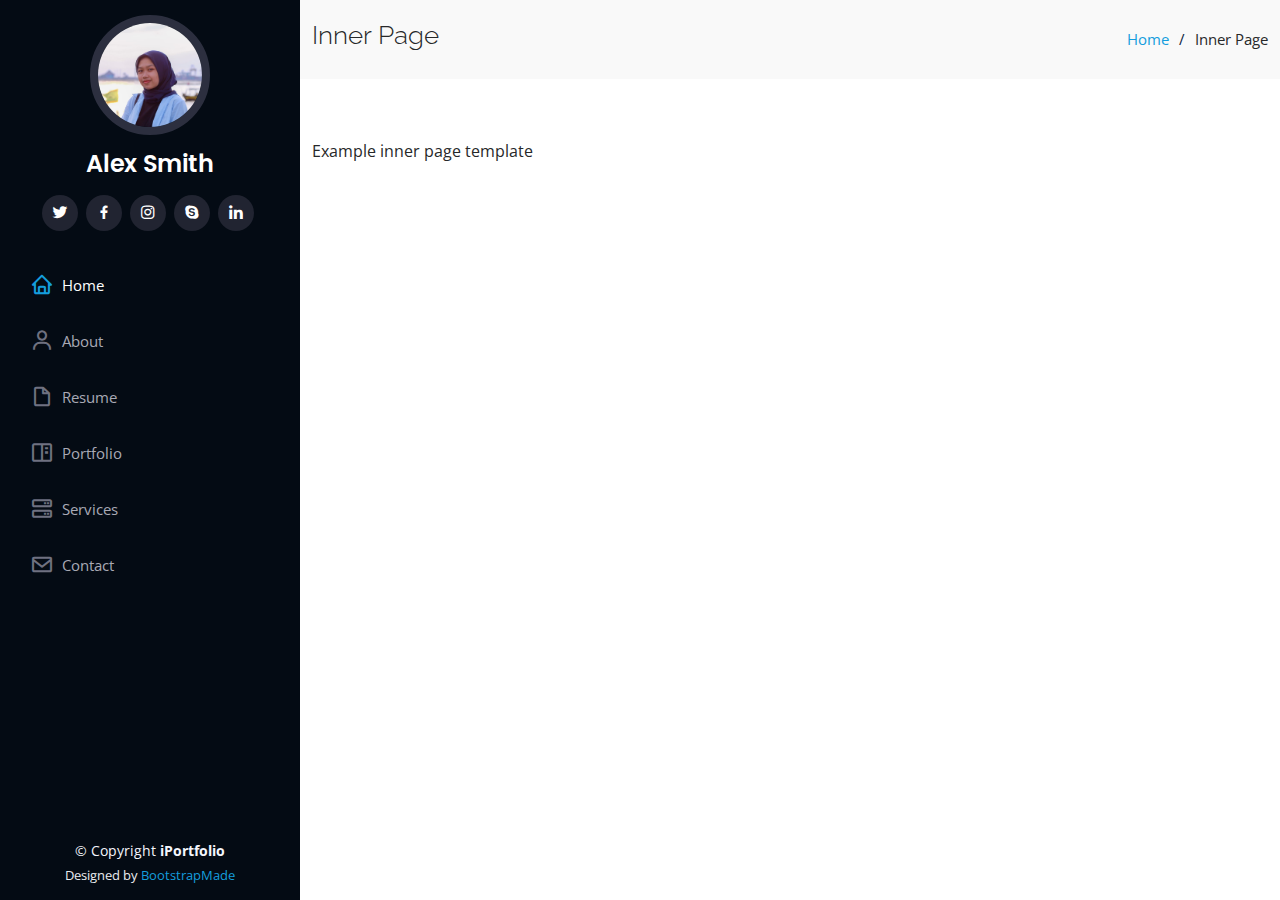
<file: inner-page.html>
<!DOCTYPE html>
<html lang="en">

<head>
  <meta charset="utf-8">
  <meta content="width=device-width, initial-scale=1.0" name="viewport">

  <title>Inner Page - iPortfolio Bootstrap Template</title>
  <meta content="" name="description">
  <meta content="" name="keywords">

  <!-- Favicons -->
  <link href="assets/img/favicon.png" rel="icon">
  <link href="assets/img/apple-touch-icon.png" rel="apple-touch-icon">

  <!-- Google Fonts -->
  <link href="https://fonts.googleapis.com/css?family=Open+Sans:300,300i,400,400i,600,600i,700,700i|Raleway:300,300i,400,400i,500,500i,600,600i,700,700i|Poppins:300,300i,400,400i,500,500i,600,600i,700,700i" rel="stylesheet">

  <!-- Vendor CSS Files -->
  <link href="assets/vendor/aos/aos.css" rel="stylesheet">
  <link href="assets/vendor/bootstrap/css/bootstrap.min.css" rel="stylesheet">
  <link href="assets/vendor/bootstrap-icons/bootstrap-icons.css" rel="stylesheet">
  <link href="assets/vendor/boxicons/css/boxicons.min.css" rel="stylesheet">
  <link href="assets/vendor/glightbox/css/glightbox.min.css" rel="stylesheet">
  <link href="assets/vendor/swiper/swiper-bundle.min.css" rel="stylesheet">

  <!-- Template Main CSS File -->
  <link href="assets/css/style.css" rel="stylesheet">

  <!-- =======================================================
  * Template Name: iPortfolio - v3.10.0
  * Template URL: https://bootstrapmade.com/iportfolio-bootstrap-portfolio-websites-template/
  * Author: BootstrapMade.com
  * License: https://bootstrapmade.com/license/
  ======================================================== -->
</head>

<body>

  <!-- ======= Mobile nav toggle button ======= -->
  <i class="bi bi-list mobile-nav-toggle d-xl-none"></i>

  <!-- ======= Header ======= -->
  <header id="header">
    <div class="d-flex flex-column">

      <div class="profile">
        <img src="assets/img/profile-img.jpg" alt="" class="img-fluid rounded-circle">
        <h1 class="text-light"><a href="index.html">Alex Smith</a></h1>
        <div class="social-links mt-3 text-center">
          <a href="#" class="twitter"><i class="bx bxl-twitter"></i></a>
          <a href="#" class="facebook"><i class="bx bxl-facebook"></i></a>
          <a href="#" class="instagram"><i class="bx bxl-instagram"></i></a>
          <a href="#" class="google-plus"><i class="bx bxl-skype"></i></a>
          <a href="#" class="linkedin"><i class="bx bxl-linkedin"></i></a>
        </div>
      </div>

      <nav id="navbar" class="nav-menu navbar">
        <ul>
          <li><a href="#hero" class="nav-link scrollto active"><i class="bx bx-home"></i> <span>Home</span></a></li>
          <li><a href="#about" class="nav-link scrollto"><i class="bx bx-user"></i> <span>About</span></a></li>
          <li><a href="#resume" class="nav-link scrollto"><i class="bx bx-file-blank"></i> <span>Resume</span></a></li>
          <li><a href="#portfolio" class="nav-link scrollto"><i class="bx bx-book-content"></i> <span>Portfolio</span></a></li>
          <li><a href="#services" class="nav-link scrollto"><i class="bx bx-server"></i> <span>Services</span></a></li>
          <li><a href="#contact" class="nav-link scrollto"><i class="bx bx-envelope"></i> <span>Contact</span></a></li>
        </ul>
      </nav><!-- .nav-menu -->
    </div>
  </header><!-- End Header -->

  <main id="main">

    <!-- ======= Breadcrumbs ======= -->
    <section class="breadcrumbs">
      <div class="container">

        <div class="d-flex justify-content-between align-items-center">
          <h2>Inner Page</h2>
          <ol>
            <li><a href="index.html">Home</a></li>
            <li>Inner Page</li>
          </ol>
        </div>

      </div>
    </section><!-- End Breadcrumbs -->

    <section class="inner-page">
      <div class="container">
        <p>
          Example inner page template
        </p>
      </div>
    </section>

  </main><!-- End #main -->

  <!-- ======= Footer ======= -->
  <footer id="footer">
    <div class="container">
      <div class="copyright">
        &copy; Copyright <strong><span>iPortfolio</span></strong>
      </div>
      <div class="credits">
        <!-- All the links in the footer should remain intact. -->
        <!-- You can delete the links only if you purchased the pro version. -->
        <!-- Licensing information: https://bootstrapmade.com/license/ -->
        <!-- Purchase the pro version with working PHP/AJAX contact form: https://bootstrapmade.com/iportfolio-bootstrap-portfolio-websites-template/ -->
        Designed by <a href="https://bootstrapmade.com/">BootstrapMade</a>
      </div>
    </div>
  </footer><!-- End  Footer -->

  <a href="#" class="back-to-top d-flex align-items-center justify-content-center"><i class="bi bi-arrow-up-short"></i></a>

  <!-- Vendor JS Files -->
  <script src="assets/vendor/purecounter/purecounter_vanilla.js"></script>
  <script src="assets/vendor/aos/aos.js"></script>
  <script src="assets/vendor/bootstrap/js/bootstrap.bundle.min.js"></script>
  <script src="assets/vendor/glightbox/js/glightbox.min.js"></script>
  <script src="assets/vendor/isotope-layout/isotope.pkgd.min.js"></script>
  <script src="assets/vendor/swiper/swiper-bundle.min.js"></script>
  <script src="assets/vendor/typed.js/typed.min.js"></script>
  <script src="assets/vendor/waypoints/noframework.waypoints.js"></script>
  <script src="assets/vendor/php-email-form/validate.js"></script>

  <!-- Template Main JS File -->
  <script src="assets/js/main.js"></script>

</body>

</html>
</file>
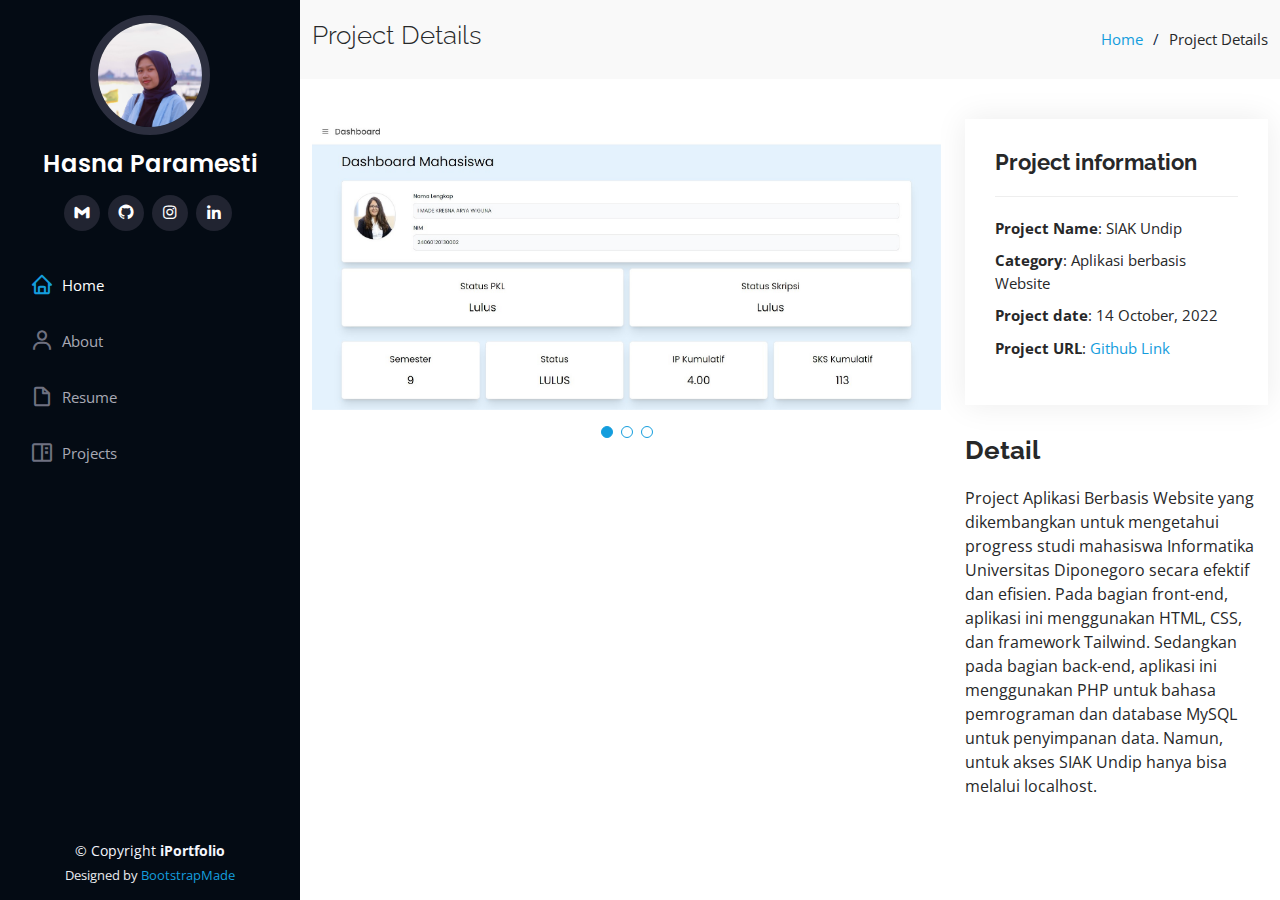
<file: portfolio-details.html>
<!DOCTYPE html>
<html lang="en">

<head>
  <meta charset="utf-8">
  <meta content="width=device-width, initial-scale=1.0" name="viewport">

  <title>Project Details</title>
  <meta content="" name="description">
  <meta content="" name="keywords">

  <!-- Favicons -->
  <link href="assets/img/favicon.png" rel="icon">
  <link href="assets/img/apple-touch-icon.png" rel="apple-touch-icon">

  <!-- Google Fonts -->
  <link href="https://fonts.googleapis.com/css?family=Open+Sans:300,300i,400,400i,600,600i,700,700i|Raleway:300,300i,400,400i,500,500i,600,600i,700,700i|Poppins:300,300i,400,400i,500,500i,600,600i,700,700i" rel="stylesheet">

  <!-- Vendor CSS Files -->
  <link href="assets/vendor/aos/aos.css" rel="stylesheet">
  <link href="assets/vendor/bootstrap/css/bootstrap.min.css" rel="stylesheet">
  <link href="assets/vendor/bootstrap-icons/bootstrap-icons.css" rel="stylesheet">
  <link href="assets/vendor/boxicons/css/boxicons.min.css" rel="stylesheet">
  <link href="assets/vendor/glightbox/css/glightbox.min.css" rel="stylesheet">
  <link href="assets/vendor/swiper/swiper-bundle.min.css" rel="stylesheet">

  <!-- Template Main CSS File -->
  <link href="assets/css/style.css" rel="stylesheet">

  <!-- =======================================================
  * Template Name: iPortfolio - v3.10.0
  * Template URL: https://bootstrapmade.com/iportfolio-bootstrap-portfolio-websites-template/
  * Author: BootstrapMade.com
  * License: https://bootstrapmade.com/license/
  ======================================================== -->
</head>

<body>

  <!-- ======= Mobile nav toggle button ======= -->
  <i class="bi bi-list mobile-nav-toggle d-xl-none"></i>

  <!-- ======= Header ======= -->
  <header id="header">
    <div class="d-flex flex-column">

      <div class="profile">
        <img src="assets/img/profile-img.jpg" alt="" class="img-fluid rounded-circle">
        <h1 class="text-light"><a href="index.html">Hasna Paramesti</a></h1>
        <div class="social-links mt-3 text-center">
          <a href="mailto:hasnaparamesti@gmail.com" class="gmail"><i class="bx bxl-gmail"></i></a>
          <a href="https://github.com/hasnaprmst" class="github"><i class="bx bxl-github"></i></a>
          <a href="https://www.instagram.com/hasnaprmst/" class="instagram"><i class="bx bxl-instagram"></i></a>
          <a href="https://www.linkedin.com/in/hasna-paramesti" class="linkedin"><i class="bx bxl-linkedin"></i></a>
        </div>
      </div>

      <nav id="navbar" class="nav-menu navbar">
        <ul>
          <li><a href="#hero" class="nav-link scrollto active"><i class="bx bx-home"></i> <span>Home</span></a></li>
          <li><a href="#about" class="nav-link scrollto"><i class="bx bx-user"></i> <span>About</span></a></li>
          <li><a href="#resume" class="nav-link scrollto"><i class="bx bx-file-blank"></i> <span>Resume</span></a></li>
          <li><a href="#portfolio" class="nav-link scrollto"><i class="bx bx-book-content"></i> <span>Projects</span></a></li>
          <!-- <li><a href="#services" class="nav-link scrollto"><i class="bx bx-server"></i> <span>Services</span></a></li> -->
          <!-- <li><a href="#contact" class="nav-link scrollto"><i class="bx bx-envelope"></i> <span>Contact</span></a></li> -->
        </ul>
      </nav><!-- .nav-menu -->
    </div>
  </header><!-- End Header -->

  <main id="main">

    <!-- ======= Breadcrumbs ======= -->
    <section id="breadcrumbs" class="breadcrumbs">
      <div class="container">

        <div class="d-flex justify-content-between align-items-center">
          <h2>Project Details</h2>
          <ol>
            <li><a href="index.html">Home</a></li>
            <li>Project Details</li>
          </ol>
        </div>

      </div>
    </section><!-- End Breadcrumbs -->

    <!-- ======= Portfolio Details Section ======= -->
    <section id="portfolio-details" class="portfolio-details">
      <div class="container">

        <div class="row gy-4">

          <div class="col-lg-8">
            <div class="portfolio-details-slider swiper">
              <div class="swiper-wrapper align-items-center">

                <div class="swiper-slide">
                  <img src="assets/img/portfolio/portfolio-details-1.jpg" alt="">
                </div>

                <div class="swiper-slide">
                  <img src="assets/img/portfolio/portfolio-details-2.jpg" alt="">
                </div>

                <div class="swiper-slide">
                  <img src="assets/img/portfolio/portfolio-details-3.jpg" alt="">
                </div>

              </div>
              <div class="swiper-pagination"></div>
            </div>
          </div>

          <div class="col-lg-4">
            <div class="portfolio-info">
              <h3>Project information</h3>
              <ul>
                <li><strong>Project Name</strong>: SIAK Undip</li>
                <li><strong>Category</strong>: Aplikasi berbasis Website</li>
                <li><strong>Project date</strong>: 14 October, 2022</li>
                <li><strong>Project URL</strong>: <a href="https://github.com/anisatulmarifah/PPL_B_6/tree/main">Github Link</a></li>
              </ul>
            </div>
            <div class="portfolio-description">
              <h2>Detail</h2>
              <p>
                Project Aplikasi Berbasis Website yang dikembangkan untuk mengetahui progress studi mahasiswa Informatika
                Universitas Diponegoro secara efektif dan efisien. Pada bagian front-end, aplikasi ini menggunakan HTML, CSS, dan
                framework Tailwind. Sedangkan pada bagian back-end, aplikasi ini menggunakan PHP untuk bahasa pemrograman dan
                database MySQL untuk penyimpanan data. Namun, untuk akses SIAK Undip hanya bisa melalui localhost.
              </p>
            </div>
          </div>

        </div>

      </div>
    </section><!-- End Portfolio Details Section -->

  </main><!-- End #main -->

  <!-- ======= Footer ======= -->
  <footer id="footer">
    <div class="container">
      <div class="copyright">
        &copy; Copyright <strong><span>iPortfolio</span></strong>
      </div>
      <div class="credits">
        <!-- All the links in the footer should remain intact. -->
        <!-- You can delete the links only if you purchased the pro version. -->
        <!-- Licensing information: https://bootstrapmade.com/license/ -->
        <!-- Purchase the pro version with working PHP/AJAX contact form: https://bootstrapmade.com/iportfolio-bootstrap-portfolio-websites-template/ -->
        Designed by <a href="https://bootstrapmade.com/">BootstrapMade</a>
      </div>
    </div>
  </footer><!-- End  Footer -->

  <a href="#" class="back-to-top d-flex align-items-center justify-content-center"><i class="bi bi-arrow-up-short"></i></a>

  <!-- Vendor JS Files -->
  <script src="assets/vendor/purecounter/purecounter_vanilla.js"></script>
  <script src="assets/vendor/aos/aos.js"></script>
  <script src="assets/vendor/bootstrap/js/bootstrap.bundle.min.js"></script>
  <script src="assets/vendor/glightbox/js/glightbox.min.js"></script>
  <script src="assets/vendor/isotope-layout/isotope.pkgd.min.js"></script>
  <script src="assets/vendor/swiper/swiper-bundle.min.js"></script>
  <script src="assets/vendor/typed.js/typed.min.js"></script>
  <script src="assets/vendor/waypoints/noframework.waypoints.js"></script>
  <script src="assets/vendor/php-email-form/validate.js"></script>

  <!-- Template Main JS File -->
  <script src="assets/js/main.js"></script>

</body>

</html>
</file>
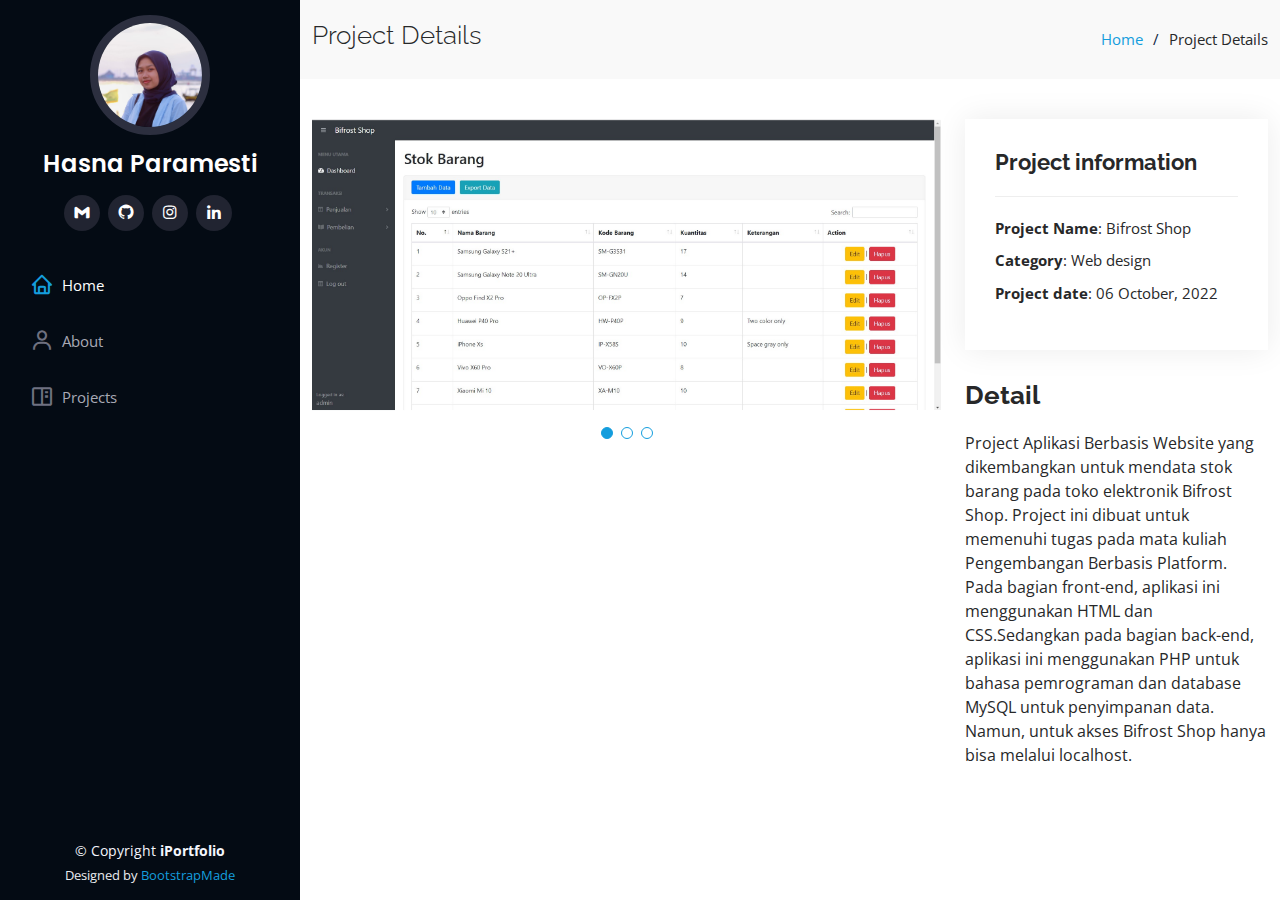
<file: portfolio-details2.html>
<!DOCTYPE html>
<html lang="en">

<head>
  <meta charset="utf-8">
  <meta content="width=device-width, initial-scale=1.0" name="viewport">

  <title>Project Details</title>
  <meta content="" name="description">
  <meta content="" name="keywords">

  <!-- Favicons -->
  <link href="assets/img/favicon.png" rel="icon">
  <link href="assets/img/apple-touch-icon.png" rel="apple-touch-icon">

  <!-- Google Fonts -->
  <link href="https://fonts.googleapis.com/css?family=Open+Sans:300,300i,400,400i,600,600i,700,700i|Raleway:300,300i,400,400i,500,500i,600,600i,700,700i|Poppins:300,300i,400,400i,500,500i,600,600i,700,700i" rel="stylesheet">

  <!-- Vendor CSS Files -->
  <link href="assets/vendor/aos/aos.css" rel="stylesheet">
  <link href="assets/vendor/bootstrap/css/bootstrap.min.css" rel="stylesheet">
  <link href="assets/vendor/bootstrap-icons/bootstrap-icons.css" rel="stylesheet">
  <link href="assets/vendor/boxicons/css/boxicons.min.css" rel="stylesheet">
  <link href="assets/vendor/glightbox/css/glightbox.min.css" rel="stylesheet">
  <link href="assets/vendor/swiper/swiper-bundle.min.css" rel="stylesheet">

  <!-- Template Main CSS File -->
  <link href="assets/css/style.css" rel="stylesheet">

  <!-- =======================================================
  * Template Name: iPortfolio - v3.10.0
  * Template URL: https://bootstrapmade.com/iportfolio-bootstrap-portfolio-websites-template/
  * Author: BootstrapMade.com
  * License: https://bootstrapmade.com/license/
  ======================================================== -->
</head>

<body>

  <!-- ======= Mobile nav toggle button ======= -->
  <i class="bi bi-list mobile-nav-toggle d-xl-none"></i>

  <!-- ======= Header ======= -->
  <header id="header">
    <div class="d-flex flex-column">

      <div class="profile">
        <img src="assets/img/profile-img.jpg" alt="" class="img-fluid rounded-circle">
        <h1 class="text-light"><a href="index.html">Hasna Paramesti</a></h1>
        <div class="social-links mt-3 text-center">
          <a href="mailto:hasnaparamesti@gmail.com" class="gmail"><i class="bx bxl-gmail"></i></a>
          <a href="https://github.com/hasnaprmst" class="github"><i class="bx bxl-github"></i></a>
          <a href="https://www.instagram.com/hasnaprmst/" class="instagram"><i class="bx bxl-instagram"></i></a>
          <a href="https://www.linkedin.com/in/hasna-paramesti" class="linkedin"><i class="bx bxl-linkedin"></i></a>
        </div>
      </div>

      <nav id="navbar" class="nav-menu navbar">
        <ul>
          <li><a href="#hero" class="nav-link scrollto active"><i class="bx bx-home"></i> <span>Home</span></a></li>
          <li><a href="#about" class="nav-link scrollto"><i class="bx bx-user"></i> <span>About</span></a></li>
          <!-- <li><a href="#resume" class="nav-link scrollto"><i class="bx bx-file-blank"></i> <span>Resume</span></a></li> -->
          <li><a href="#portfolio" class="nav-link scrollto"><i class="bx bx-book-content"></i> <span>Projects</span></a></li>
          <!-- <li><a href="#services" class="nav-link scrollto"><i class="bx bx-server"></i> <span>Services</span></a></li> -->
          <!-- <li><a href="#contact" class="nav-link scrollto"><i class="bx bx-envelope"></i> <span>Contact</span></a></li> -->
        </ul>
      </nav><!-- .nav-menu -->
    </div>
  </header><!-- End Header -->

  <main id="main">

    <!-- ======= Breadcrumbs ======= -->
    <section id="breadcrumbs" class="breadcrumbs">
      <div class="container">

        <div class="d-flex justify-content-between align-items-center">
          <h2>Project Details</h2>
          <ol>
            <li><a href="index.html">Home</a></li>
            <li>Project Details</li>
          </ol>
        </div>

      </div>
    </section><!-- End Breadcrumbs -->

    <!-- ======= Portfolio Details Section ======= -->
    <section id="portfolio-details" class="portfolio-details">
      <div class="container">

        <div class="row gy-4">

          <div class="col-lg-8">
            <div class="portfolio-details-slider swiper">
              <div class="swiper-wrapper align-items-center">

                <div class="swiper-slide">
                  <img src="assets/img/portfolio/portfolio-details-12.jpg" alt="">
                </div>

                <div class="swiper-slide">
                  <img src="assets/img/portfolio/portfolio-details-22.jpg" alt="">
                </div>

                <div class="swiper-slide">
                  <img src="assets/img/portfolio/portfolio-details-32.jpg" alt="">
                </div>

              </div>
              <div class="swiper-pagination"></div>
            </div>
          </div>

          <div class="col-lg-4">
            <div class="portfolio-info">
              <h3>Project information</h3>
              <ul>
                <li><strong>Project Name</strong>: Bifrost Shop</li>
                <li><strong>Category</strong>: Web design</li>
                <li><strong>Project date</strong>: 06 October, 2022</li>
                <!-- <li><strong>Project URL</strong>: <a href="#">www.example.com</a></li> -->
              </ul>
            </div>
            <div class="portfolio-description">
              <h2>Detail</h2>
              <p>
                Project Aplikasi Berbasis Website yang dikembangkan untuk mendata stok barang pada toko elektronik Bifrost Shop.
                Project ini dibuat untuk memenuhi tugas pada mata kuliah Pengembangan Berbasis Platform. Pada bagian front-end, 
                aplikasi ini menggunakan HTML dan CSS.Sedangkan pada bagian back-end, aplikasi ini menggunakan PHP untuk bahasa 
                pemrograman dan database MySQL untuk penyimpanan data. Namun, untuk akses Bifrost Shop hanya bisa melalui localhost.
              </p>
            </div>
          </div>

        </div>

      </div>
    </section><!-- End Portfolio Details Section -->

  </main><!-- End #main -->

  <!-- ======= Footer ======= -->
  <footer id="footer">
    <div class="container">
      <div class="copyright">
        &copy; Copyright <strong><span>iPortfolio</span></strong>
      </div>
      <div class="credits">
        <!-- All the links in the footer should remain intact. -->
        <!-- You can delete the links only if you purchased the pro version. -->
        <!-- Licensing information: https://bootstrapmade.com/license/ -->
        <!-- Purchase the pro version with working PHP/AJAX contact form: https://bootstrapmade.com/iportfolio-bootstrap-portfolio-websites-template/ -->
        Designed by <a href="https://bootstrapmade.com/">BootstrapMade</a>
      </div>
    </div>
  </footer><!-- End  Footer -->

  <a href="#" class="back-to-top d-flex align-items-center justify-content-center"><i class="bi bi-arrow-up-short"></i></a>

  <!-- Vendor JS Files -->
  <script src="assets/vendor/purecounter/purecounter_vanilla.js"></script>
  <script src="assets/vendor/aos/aos.js"></script>
  <script src="assets/vendor/bootstrap/js/bootstrap.bundle.min.js"></script>
  <script src="assets/vendor/glightbox/js/glightbox.min.js"></script>
  <script src="assets/vendor/isotope-layout/isotope.pkgd.min.js"></script>
  <script src="assets/vendor/swiper/swiper-bundle.min.js"></script>
  <script src="assets/vendor/typed.js/typed.min.js"></script>
  <script src="assets/vendor/waypoints/noframework.waypoints.js"></script>
  <script src="assets/vendor/php-email-form/validate.js"></script>

  <!-- Template Main JS File -->
  <script src="assets/js/main.js"></script>

</body>

</html>
</file>
<file: assets/css/style.css>
/**
* Template Name: iPortfolio - v3.10.0
* Template URL: https://bootstrapmade.com/iportfolio-bootstrap-portfolio-websites-template/
* Author: BootstrapMade.com
* License: https://bootstrapmade.com/license/
*/

/*--------------------------------------------------------------
# General
--------------------------------------------------------------*/
body {
  font-family: "Open Sans", sans-serif;
  color: #272829;
}

a {
  color: #149ddd;
  text-decoration: none;
}

a:hover {
  color: #37b3ed;
  text-decoration: none;
}

h1,
h2,
h3,
h4,
h5,
h6 {
  font-family: "Raleway", sans-serif;
}

/*--------------------------------------------------------------
# Back to top button
--------------------------------------------------------------*/
.back-to-top {
  position: fixed;
  visibility: hidden;
  opacity: 0;
  right: 15px;
  bottom: 15px;
  z-index: 996;
  background: #149ddd;
  width: 40px;
  height: 40px;
  border-radius: 50px;
  transition: all 0.4s;
}

.back-to-top i {
  font-size: 28px;
  color: #fff;
  line-height: 0;
}

.back-to-top:hover {
  background: #2eafec;
  color: #fff;
}

.back-to-top.active {
  visibility: visible;
  opacity: 1;
}

/*--------------------------------------------------------------
# Header
--------------------------------------------------------------*/
#header {
  position: fixed;
  top: 0;
  left: 0;
  bottom: 0;
  width: 300px;
  transition: all ease-in-out 0.5s;
  z-index: 9997;
  transition: all 0.5s;
  padding: 0 15px;
  background: #040b14;
  overflow-y: auto;
}

#header .profile img {
  margin: 15px auto;
  display: block;
  width: 120px;
  border: 8px solid #2c2f3f;
}

#header .profile h1 {
  font-size: 24px;
  margin: 0;
  padding: 0;
  font-weight: 600;
  -moz-text-align-last: center;
  text-align-last: center;
  font-family: "Poppins", sans-serif;
}

#header .profile h1 a,
#header .profile h1 a:hover {
  color: #fff;
  text-decoration: none;
}

#header .profile .social-links a {
  font-size: 18px;
  display: inline-block;
  background: #212431;
  color: #fff;
  line-height: 1;
  padding: 8px 0;
  margin-right: 4px;
  border-radius: 50%;
  text-align: center;
  width: 36px;
  height: 36px;
  transition: 0.3s;
}

#header .profile .social-links a:hover {
  background: #149ddd;
  color: #fff;
  text-decoration: none;
}

#main {
  margin-left: 300px;
}

@media (max-width: 1199px) {
  #header {
    left: -300px;
  }

  #main {
    margin-left: 0;
  }
}

/*--------------------------------------------------------------
# Navigation Menu
--------------------------------------------------------------*/
/* Desktop Navigation */
.nav-menu {
  padding: 30px 0 0 0;
}

.nav-menu * {
  margin: 0;
  padding: 0;
  list-style: none;
}

.nav-menu>ul>li {
  position: relative;
  white-space: nowrap;
}

.nav-menu a,
.nav-menu a:focus {
  display: flex;
  align-items: center;
  color: #a8a9b4;
  padding: 12px 15px;
  margin-bottom: 8px;
  transition: 0.3s;
  font-size: 15px;
}

.nav-menu a i,
.nav-menu a:focus i {
  font-size: 24px;
  padding-right: 8px;
  color: #6f7180;
}

.nav-menu a:hover,
.nav-menu .active,
.nav-menu .active:focus,
.nav-menu li:hover>a {
  text-decoration: none;
  color: #fff;
}

.nav-menu a:hover i,
.nav-menu .active i,
.nav-menu .active:focus i,
.nav-menu li:hover>a i {
  color: #149ddd;
}

/* Mobile Navigation */
.mobile-nav-toggle {
  position: fixed;
  right: 15px;
  top: 15px;
  z-index: 9998;
  border: 0;
  font-size: 24px;
  transition: all 0.4s;
  outline: none !important;
  background-color: #149ddd;
  color: #fff;
  width: 40px;
  height: 40px;
  display: inline-flex;
  align-items: center;
  justify-content: center;
  line-height: 0;
  border-radius: 50px;
  cursor: pointer;
}

.mobile-nav-active {
  overflow: hidden;
}

.mobile-nav-active #header {
  left: 0;
}

/*--------------------------------------------------------------
# Hero Section
--------------------------------------------------------------*/
#hero {
  width: 100%;
  height: 100vh;
  background: url("../img/hero-bg.jpg") top center;
  background-size: cover;
}

#hero:before {
  content: "";
  background: rgba(5, 13, 24, 0.3);
  position: absolute;
  bottom: 0;
  top: 0;
  left: 0;
  right: 0;
  z-index: 1;
}

#hero .hero-container {
  position: relative;
  z-index: 2;
  min-width: 300px;
}

#hero h1 {
  margin: 0 0 10px 0;
  font-size: 64px;
  font-weight: 700;
  line-height: 56px;
  color: #fff;
}

#hero p {
  color: #fff;
  margin-bottom: 50px;
  font-size: 26px;
  font-family: "Poppins", sans-serif;
}

#hero p span {
  color: #fff;
  padding-bottom: 4px;
  letter-spacing: 1px;
  border-bottom: 3px solid #149ddd;
}

@media (min-width: 1024px) {
  #hero {
    background-attachment: fixed;
  }
}

@media (max-width: 768px) {
  #hero h1 {
    font-size: 28px;
    line-height: 36px;
  }

  #hero h2 {
    font-size: 18px;
    line-height: 24px;
    margin-bottom: 30px;
  }
}

/*--------------------------------------------------------------
# Sections General
--------------------------------------------------------------*/
section {
  padding: 60px 0;
  overflow: hidden;
}

.section-bg {
  background: #f5f8fd;
}

.section-title {
  padding-bottom: 30px;
}

.section-title h2 {
  font-size: 32px;
  font-weight: bold;
  margin-bottom: 20px;
  padding-bottom: 20px;
  position: relative;
  color: #173b6c;
}

.section-title h2::after {
  content: "";
  position: absolute;
  display: block;
  width: 50px;
  height: 3px;
  background: #149ddd;
  bottom: 0;
  left: 0;
}

.section-title p {
  margin-bottom: 0;
}

/*--------------------------------------------------------------
# About
--------------------------------------------------------------*/
.about .content h3 {
  font-weight: 700;
  font-size: 26px;
  color: #173b6c;
}

.about .content ul {
  list-style: none;
  padding: 0;
}

.about .content ul li {
  margin-bottom: 20px;
  display: flex;
  align-items: center;
}

.about .content ul strong {
  margin-right: 10px;
}

.about .content ul i {
  font-size: 16px;
  margin-right: 5px;
  color: #149ddd;
  line-height: 0;
}

.about .content p:last-child {
  margin-bottom: 0;
}

/*--------------------------------------------------------------
# Facts
--------------------------------------------------------------*/
.facts {
  padding-bottom: 30px;
}

.facts .count-box {
  padding: 30px;
  width: 100%;
}

.facts .count-box i {
  display: block;
  font-size: 44px;
  color: #149ddd;
  float: left;
  line-height: 0;
}

.facts .count-box span {
  font-size: 48px;
  line-height: 40px;
  display: block;
  font-weight: 700;
  color: #050d18;
  margin-left: 60px;
}

.facts .count-box p {
  padding: 15px 0 0 0;
  margin: 0 0 0 60px;
  font-family: "Raleway", sans-serif;
  font-size: 14px;
  color: #122f57;
}

.facts .count-box a {
  font-weight: 600;
  display: block;
  margin-top: 20px;
  color: #122f57;
  font-size: 15px;
  font-family: "Poppins", sans-serif;
  transition: ease-in-out 0.3s;
}

.facts .count-box a:hover {
  color: #1f5297;
}

/*--------------------------------------------------------------
# Skills
--------------------------------------------------------------*/
.skills .progress {
  height: 60px;
  display: block;
  background: none;
  border-radius: 0;
}

.skills .progress .skill {
  padding: 0;
  margin: 0 0 6px 0;
  text-transform: uppercase;
  display: block;
  font-weight: 600;
  font-family: "Poppins", sans-serif;
  color: #050d18;
}

.skills .progress .skill .val {
  float: right;
  font-style: normal;
}

.skills .progress-bar-wrap {
  background: #dce8f8;
  height: 10px;
}

.skills .progress-bar {
  width: 1px;
  height: 10px;
  transition: 0.9s;
  background-color: #149ddd;
}

/*--------------------------------------------------------------
# Resume
--------------------------------------------------------------*/
.resume .resume-title {
  font-size: 26px;
  font-weight: 700;
  margin-top: 20px;
  margin-bottom: 20px;
  color: #050d18;
}

.resume .resume-item {
  padding: 0 0 20px 20px;
  margin-top: -2px;
  border-left: 2px solid #1f5297;
  position: relative;
}

.resume .resume-item h4 {
  line-height: 18px;
  font-size: 18px;
  font-weight: 600;
  text-transform: uppercase;
  font-family: "Poppins", sans-serif;
  color: #050d18;
  margin-bottom: 10px;
}

.resume .resume-item h5 {
  font-size: 16px;
  background: #e4edf9;
  padding: 5px 15px;
  display: inline-block;
  font-weight: 600;
  margin-bottom: 10px;
}

.resume .resume-item ul {
  padding-left: 20px;
}

.resume .resume-item ul li {
  padding-bottom: 10px;
}

.resume .resume-item:last-child {
  padding-bottom: 0;
}

.resume .resume-item::before {
  content: "";
  position: absolute;
  width: 16px;
  height: 16px;
  border-radius: 50px;
  left: -9px;
  top: 0;
  background: #fff;
  border: 2px solid #1f5297;
}

/*--------------------------------------------------------------
# Portfolio
--------------------------------------------------------------*/
.portfolio .portfolio-item {
  margin-bottom: 30px;
}

.portfolio #portfolio-flters {
  padding: 0;
  margin: 0 auto 35px auto;
  list-style: none;
  text-align: center;
  background: #fff;
  border-radius: 50px;
  padding: 2px 15px;
}

.portfolio #portfolio-flters li {
  cursor: pointer;
  display: inline-block;
  padding: 10px 15px 8px 15px;
  font-size: 14px;
  font-weight: 600;
  line-height: 1;
  text-transform: uppercase;
  color: #272829;
  margin-bottom: 5px;
  transition: all 0.3s ease-in-out;
}

.portfolio #portfolio-flters li:hover,
.portfolio #portfolio-flters li.filter-active {
  color: #149ddd;
}

.portfolio #portfolio-flters li:last-child {
  margin-right: 0;
}

.portfolio .portfolio-wrap {
  transition: 0.3s;
  position: relative;
  overflow: hidden;
  z-index: 1;
}

.portfolio .portfolio-wrap::before {
  content: "";
  background: rgba(255, 255, 255, 0.5);
  position: absolute;
  left: 0;
  right: 0;
  top: 0;
  bottom: 0;
  transition: all ease-in-out 0.3s;
  z-index: 2;
  opacity: 0;
}

.portfolio .portfolio-wrap .portfolio-links {
  opacity: 1;
  left: 0;
  right: 0;
  bottom: -60px;
  z-index: 3;
  position: absolute;
  transition: all ease-in-out 0.3s;
  display: flex;
  justify-content: center;
}

.portfolio .portfolio-wrap .portfolio-links a {
  color: #fff;
  font-size: 28px;
  text-align: center;
  background: rgba(20, 157, 221, 0.75);
  transition: 0.3s;
  width: 50%;
}

.portfolio .portfolio-wrap .portfolio-links a:hover {
  background: rgba(20, 157, 221, 0.95);
}

.portfolio .portfolio-wrap .portfolio-links a+a {
  border-left: 1px solid #37b3ed;
}

.portfolio .portfolio-wrap:hover::before {
  top: 0;
  left: 0;
  right: 0;
  bottom: 0;
  opacity: 1;
}

.portfolio .portfolio-wrap:hover .portfolio-links {
  opacity: 1;
  bottom: 0;
}

/*--------------------------------------------------------------
# Portfolio Details
--------------------------------------------------------------*/
.portfolio-details {
  padding-top: 40px;
}

.portfolio-details .portfolio-details-slider img {
  width: 100%;
}

.portfolio-details .portfolio-details-slider .swiper-pagination {
  margin-top: 20px;
  position: relative;
}

.portfolio-details .portfolio-details-slider .swiper-pagination .swiper-pagination-bullet {
  width: 12px;
  height: 12px;
  background-color: #fff;
  opacity: 1;
  border: 1px solid #149ddd;
}

.portfolio-details .portfolio-details-slider .swiper-pagination .swiper-pagination-bullet-active {
  background-color: #149ddd;
}

.portfolio-details .portfolio-info {
  padding: 30px;
  box-shadow: 0px 0 30px rgba(5, 13, 24, 0.08);
}

.portfolio-details .portfolio-info h3 {
  font-size: 22px;
  font-weight: 700;
  margin-bottom: 20px;
  padding-bottom: 20px;
  border-bottom: 1px solid #eee;
}

.portfolio-details .portfolio-info ul {
  list-style: none;
  padding: 0;
  font-size: 15px;
}

.portfolio-details .portfolio-info ul li+li {
  margin-top: 10px;
}

.portfolio-details .portfolio-description {
  padding-top: 30px;
}

.portfolio-details .portfolio-description h2 {
  font-size: 26px;
  font-weight: 700;
  margin-bottom: 20px;
}

.portfolio-details .portfolio-description p {
  padding: 0;
}

/*--------------------------------------------------------------
# Services
--------------------------------------------------------------*/
.services .icon-box {
  margin-bottom: 20px;
}

.services .icon {
  float: left;
  display: flex;
  align-items: center;
  justify-content: center;
  width: 54px;
  height: 54px;
  background: #149ddd;
  border-radius: 50%;
  transition: 0.5s;
  border: 1px solid #149ddd;
}

.services .icon i {
  color: #fff;
  font-size: 24px;
  line-height: 0;
}

.services .icon-box:hover .icon {
  background: #fff;
}

.services .icon-box:hover .icon i {
  color: #149ddd;
}

.services .title {
  margin-left: 80px;
  font-weight: 700;
  margin-bottom: 15px;
  font-size: 18px;
}

.services .title a {
  color: #343a40;
}

.services .title a:hover {
  color: #149ddd;
}

.services .description {
  margin-left: 80px;
  line-height: 24px;
  font-size: 14px;
}

/*--------------------------------------------------------------
# Testimonials
--------------------------------------------------------------*/
.testimonials .testimonials-carousel,
.testimonials .testimonials-slider {
  overflow: hidden;
}

.testimonials .testimonial-item {
  box-sizing: content-box;
  text-align: center;
  min-height: 320px;
}

.testimonials .testimonial-item .testimonial-img {
  width: 90px;
  border-radius: 50%;
  margin: 0 auto;
}

.testimonials .testimonial-item h3 {
  font-size: 18px;
  font-weight: bold;
  margin: 10px 0 5px 0;
  color: #111;
}

.testimonials .testimonial-item h4 {
  font-size: 14px;
  color: #999;
  margin: 0;
}

.testimonials .testimonial-item .quote-icon-left,
.testimonials .testimonial-item .quote-icon-right {
  color: #c3e8fa;
  font-size: 26px;
}

.testimonials .testimonial-item .quote-icon-left {
  display: inline-block;
  left: -5px;
  position: relative;
}

.testimonials .testimonial-item .quote-icon-right {
  display: inline-block;
  right: -5px;
  position: relative;
  top: 10px;
}

.testimonials .testimonial-item p {
  font-style: italic;
  margin: 0 15px 15px 15px;
  padding: 20px;
  background: #fff;
  position: relative;
  margin-bottom: 35px;
  border-radius: 6px;
  box-shadow: 0px 2px 15px rgba(0, 0, 0, 0.1);
}

.testimonials .testimonial-item p::after {
  content: "";
  width: 0;
  height: 0;
  border-top: 20px solid #fff;
  border-right: 20px solid transparent;
  border-left: 20px solid transparent;
  position: absolute;
  bottom: -20px;
  left: calc(50% - 20px);
}

.testimonials .swiper-pagination {
  margin-top: 20px;
  position: relative;
}

.testimonials .swiper-pagination .swiper-pagination-bullet {
  width: 12px;
  height: 12px;
  background-color: #fff;
  opacity: 1;
  border: 1px solid #149ddd;
}

.testimonials .swiper-pagination .swiper-pagination-bullet-active {
  background-color: #149ddd;
}

/*--------------------------------------------------------------
# Contact
--------------------------------------------------------------*/
.contact {
  padding-bottom: 130px;
}

.contact .info {
  padding: 30px;
  background: #fff;
  width: 100%;
  box-shadow: 0 0 24px 0 rgba(0, 0, 0, 0.12);
}

.contact .info i {
  font-size: 20px;
  color: #149ddd;
  float: left;
  width: 44px;
  height: 44px;
  background: #dff3fc;
  display: flex;
  justify-content: center;
  align-items: center;
  border-radius: 50px;
  transition: all 0.3s ease-in-out;
}

.contact .info h4 {
  padding: 0 0 0 60px;
  font-size: 22px;
  font-weight: 600;
  margin-bottom: 5px;
  color: #050d18;
}

.contact .info p {
  padding: 0 0 10px 60px;
  margin-bottom: 20px;
  font-size: 14px;
  color: #173b6c;
}

.contact .info .email p {
  padding-top: 5px;
}

.contact .info .social-links {
  padding-left: 60px;
}

.contact .info .social-links a {
  font-size: 18px;
  display: inline-block;
  background: #333;
  color: #fff;
  line-height: 1;
  padding: 8px 0;
  border-radius: 50%;
  text-align: center;
  width: 36px;
  height: 36px;
  transition: 0.3s;
  margin-right: 10px;
}

.contact .info .social-links a:hover {
  background: #149ddd;
  color: #fff;
}

.contact .info .email:hover i,
.contact .info .address:hover i,
.contact .info .phone:hover i {
  background: #149ddd;
  color: #fff;
}

.contact .php-email-form {
  width: 100%;
  padding: 30px;
  background: #fff;
  box-shadow: 0 0 24px 0 rgba(0, 0, 0, 0.12);
}

.contact .php-email-form .form-group {
  padding-bottom: 8px;
}

.contact .php-email-form .validate {
  display: none;
  color: red;
  margin: 0 0 15px 0;
  font-weight: 400;
  font-size: 13px;
}

.contact .php-email-form .error-message {
  display: none;
  color: #fff;
  background: #ed3c0d;
  text-align: left;
  padding: 15px;
  font-weight: 600;
}

.contact .php-email-form .error-message br+br {
  margin-top: 25px;
}

.contact .php-email-form .sent-message {
  display: none;
  color: #fff;
  background: #18d26e;
  text-align: center;
  padding: 15px;
  font-weight: 600;
}

.contact .php-email-form .loading {
  display: none;
  background: #fff;
  text-align: center;
  padding: 15px;
}

.contact .php-email-form .loading:before {
  content: "";
  display: inline-block;
  border-radius: 50%;
  width: 24px;
  height: 24px;
  margin: 0 10px -6px 0;
  border: 3px solid #18d26e;
  border-top-color: #eee;
  -webkit-animation: animate-loading 1s linear infinite;
  animation: animate-loading 1s linear infinite;
}

.contact .php-email-form .form-group {
  margin-bottom: 15px;
}

.contact .php-email-form label {
  padding-bottom: 8px;
}

.contact .php-email-form input,
.contact .php-email-form textarea {
  border-radius: 0;
  box-shadow: none;
  font-size: 14px;
}

.contact .php-email-form input {
  height: 44px;
}

.contact .php-email-form textarea {
  padding: 10px 15px;
}

.contact .php-email-form button[type=submit] {
  background: #149ddd;
  border: 0;
  padding: 10px 24px;
  color: #fff;
  transition: 0.4s;
  border-radius: 4px;
}

.contact .php-email-form button[type=submit]:hover {
  background: #37b3ed;
}

@-webkit-keyframes animate-loading {
  0% {
    transform: rotate(0deg);
  }

  100% {
    transform: rotate(360deg);
  }
}

@keyframes animate-loading {
  0% {
    transform: rotate(0deg);
  }

  100% {
    transform: rotate(360deg);
  }
}

/*--------------------------------------------------------------
# Breadcrumbs
--------------------------------------------------------------*/
.breadcrumbs {
  padding: 20px 0;
  background: #f9f9f9;
}

.breadcrumbs h2 {
  font-size: 26px;
  font-weight: 300;
}

.breadcrumbs ol {
  display: flex;
  flex-wrap: wrap;
  list-style: none;
  padding: 0;
  margin: 0;
  font-size: 15px;
}

.breadcrumbs ol li+li {
  padding-left: 10px;
}

.breadcrumbs ol li+li::before {
  display: inline-block;
  padding-right: 10px;
  color: #0e2442;
  content: "/";
}

@media (max-width: 768px) {
  .breadcrumbs .d-flex {
    display: block !important;
  }

  .breadcrumbs ol {
    display: block;
  }

  .breadcrumbs ol li {
    display: inline-block;
  }
}

/*--------------------------------------------------------------
# Footer
--------------------------------------------------------------*/
#footer {
  padding: 15px;
  color: #f4f6fd;
  font-size: 14px;
  position: fixed;
  left: 0;
  bottom: 0;
  width: 300px;
  z-index: 9999;
  background: #040b14;
}

#footer .copyright {
  text-align: center;
}

#footer .credits {
  padding-top: 5px;
  text-align: center;
  font-size: 13px;
  color: #eaebf0;
}

@media (max-width: 1199px) {
  #footer {
    position: static;
    width: auto;
    padding-right: 20px 15px;
  }
}
</file>
